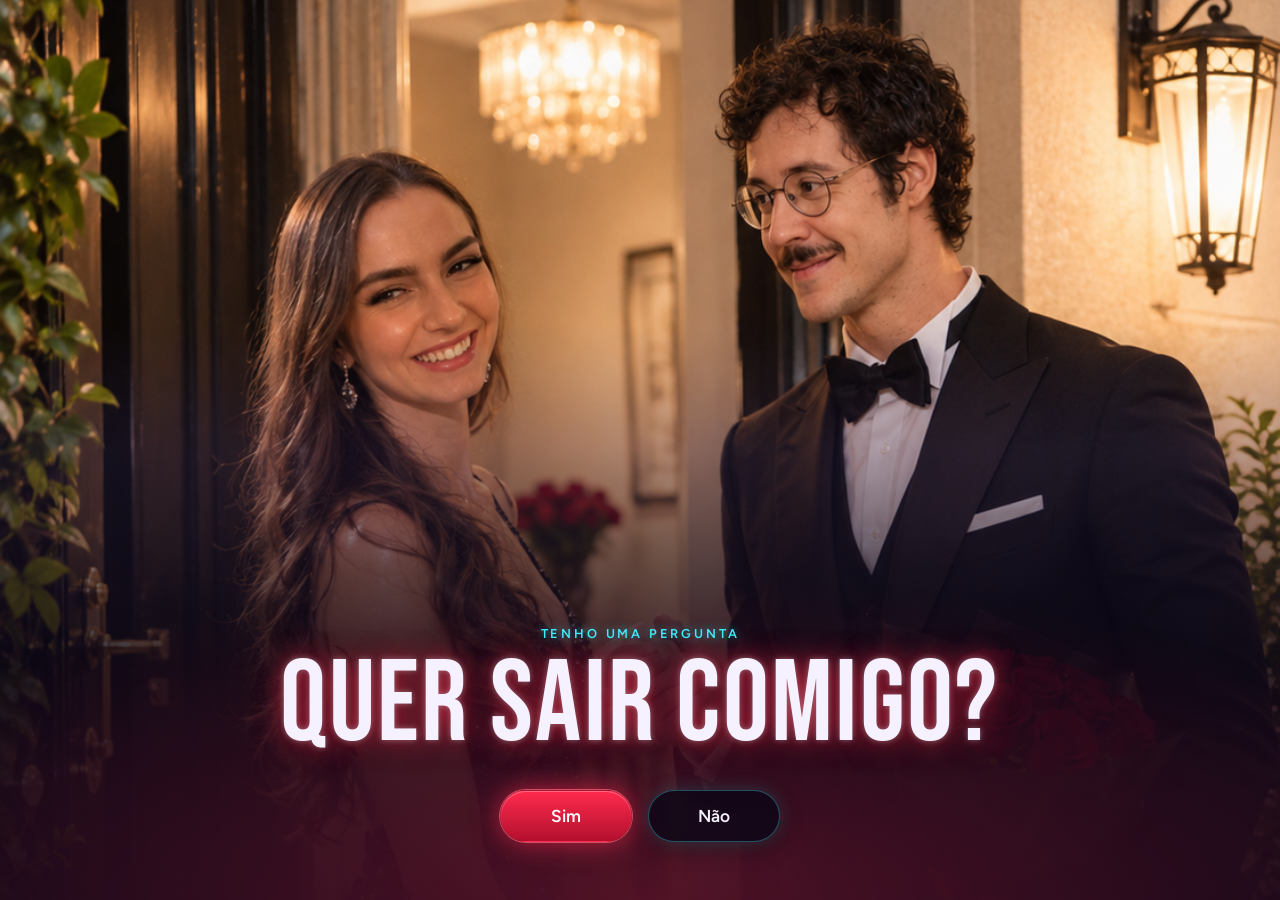
<file: index.html>
<!doctype html>
<html lang="pt-BR">
<head>
  <meta charset="utf-8">
  <meta name="viewport" content="width=device-width, initial-scale=1, viewport-fit=cover">
  <title>Quer sair comigo?</title>
  <meta name="description" content="Tenho uma pergunta importante para você.">
  <meta property="og:title" content="Quer sair comigo?">
  <meta property="og:description" content="Tenho uma pergunta importante para você.">
  <meta name="theme-color" content="#0b0716">
  <link rel="icon" href="data:image/svg+xml,%3Csvg xmlns='http://www.w3.org/2000/svg' viewBox='0 0 24 24'%3E%3Cpath fill='%23ff2a4d' d='M12 21s-8-5.1-10-10.2C.7 7 3 3.5 6.6 3.5c2.2 0 4 1.2 5.4 3.2 1.4-2 3.2-3.2 5.4-3.2C21 3.5 23.3 7 22 10.8 20 15.9 12 21 12 21z'/%3E%3C/svg%3E">
  <link rel="preconnect" href="https://fonts.googleapis.com">
  <link rel="preconnect" href="https://fonts.gstatic.com" crossorigin>
  <link href="https://fonts.googleapis.com/css2?family=Bebas+Neue&family=Figtree:wght@400;500;600&display=swap" rel="stylesheet">
  <link rel="stylesheet" href="estilo.css">
</head>
<body class="pagina-convite">
  <img class="fundo" src="fundo.webp" alt="Casal de mãos dadas à porta de casa, ao anoitecer. Ele de smoking, com um buquê de rosas vermelhas, e ela de vestido longo escuro.">
  <div class="veu" aria-hidden="true"></div>

  <main class="convite">
    <p class="sobrescrito">Tenho uma pergunta</p>
    <h1 id="titulo">Quer sair comigo?</h1>
    <div class="botoes">
      <a id="sim" class="botao botao-sim" href="encontro.html">Sim</a>
      <button id="nao" class="botao botao-nao" type="button">Não</button>
    </div>
    <p id="dica" class="dica" aria-live="polite"></p>
  </main>

  <script src="notas.js"></script>
  <script src="convite.js"></script>
</body>
</html>
</file>
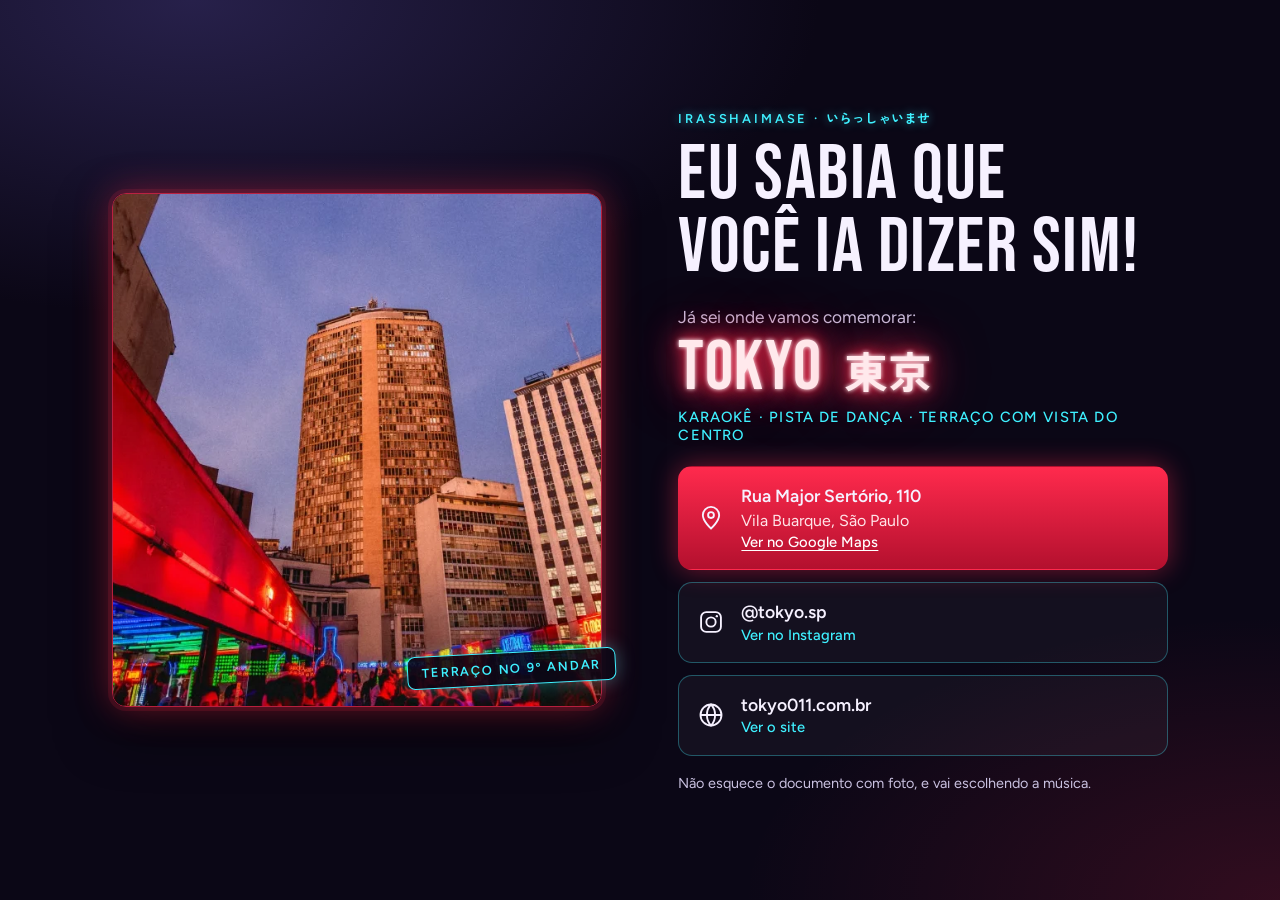
<file: encontro.html>
<!doctype html>
<html lang="pt-BR">
<head>
  <meta charset="utf-8">
  <meta name="viewport" content="width=device-width, initial-scale=1, viewport-fit=cover">
  <title>Nosso encontro</title>
  <meta name="description" content="Nosso encontro é no Tokyo: karaokê, pista e terraço no centro de São Paulo.">
  <meta name="theme-color" content="#0b0716">
  <link rel="icon" href="data:image/svg+xml,%3Csvg xmlns='http://www.w3.org/2000/svg' viewBox='0 0 24 24'%3E%3Cpath fill='%23ff2a4d' d='M12 21s-8-5.1-10-10.2C.7 7 3 3.5 6.6 3.5c2.2 0 4 1.2 5.4 3.2 1.4-2 3.2-3.2 5.4-3.2C21 3.5 23.3 7 22 10.8 20 15.9 12 21 12 21z'/%3E%3C/svg%3E">
  <link rel="preconnect" href="https://fonts.googleapis.com">
  <link rel="preconnect" href="https://fonts.gstatic.com" crossorigin>
  <link href="https://fonts.googleapis.com/css2?family=Bebas+Neue&family=Figtree:wght@400;500;600&display=swap" rel="stylesheet">
  <link href="https://fonts.googleapis.com/css2?family=Zen+Kaku+Gothic+New:wght@700&text=%E6%9D%B1%E4%BA%AC%E3%81%84%E3%82%89%E3%81%A3%E3%81%97%E3%82%83%E3%81%BE%E3%81%9B&display=swap" rel="stylesheet">
  <link rel="stylesheet" href="estilo.css">
</head>
<body class="pagina-encontro">
  <main class="encontro">
    <section class="fotos" aria-label="Foto do Tokyo">
      <img class="foto" src="tokyo.webp" width="590" height="620" alt="Terraço do Tokyo ao anoitecer, com letreiros de neon e o Edifício Itália ao fundo.">
      <p class="selo">Terraço no 9º andar</p>
    </section>

    <section class="detalhes">
      <p class="sobrescrito">Irasshaimase · <span class="jp">いらっしゃいませ</span></p>
      <h1>Eu sabia que você ia dizer sim!</h1>
      <p class="chamada">Já sei onde vamos comemorar:</p>
      <h2 class="letreiro">Tokyo <span class="jp">東京</span></h2>
      <p class="atracoes">Karaokê · Pista de dança · Terraço com vista do centro</p>

      <a class="cartao-link cartao-mapa" href="https://www.google.com/maps/search/?api=1&amp;query=Rua%20Major%20Sert%C3%B3rio%2C%20110%2C%20S%C3%A3o%20Paulo" target="_blank" rel="noopener">
        <svg class="icone" viewBox="0 0 24 24" aria-hidden="true"><path d="M12 21s7-6.1 7-11.5A7 7 0 0 0 5 9.500C5 14.900 12 21 12 21z"/><circle cx="12" cy="9.500" r="2.500"/></svg>
        <span>
          <strong>Rua Major Sertório, 110</strong>
          Vila Buarque, São Paulo
          <em>Ver no Google Maps</em>
        </span>
      </a>

      <a class="cartao-link" href="https://www.instagram.com/tokyo.sp/?hl=pt-br" target="_blank" rel="noopener">
        <svg class="icone" viewBox="0 0 24 24" aria-hidden="true"><rect x="3.500" y="3.500" width="17" height="17" rx="4.500"/><circle cx="12" cy="12" r="4"/><circle class="ponto" cx="17" cy="7" r="1"/></svg>
        <span>
          <strong>@tokyo.sp</strong>
          <em>Ver no Instagram</em>
        </span>
      </a>

      <a class="cartao-link" href="https://tokyo011.com.br/" target="_blank" rel="noopener">
        <svg class="icone" viewBox="0 0 24 24" aria-hidden="true"><circle cx="12" cy="12" r="9"/><path d="M3 12h18M12 3c2.500 2.500 3.500 5.500 3.500 9s-1 6.500-3.500 9c-2.500-2.500-3.500-5.500-3.500-9s1-6.500 3.500-9z"/></svg>
        <span>
          <strong>tokyo011.com.br</strong>
          <em>Ver o site</em>
        </span>
      </a>

      <p class="lembrete">Não esquece o documento com foto, e vai escolhendo a música.</p>
    </section>
  </main>

  <script src="notas.js"></script>
</body>
</html>
</file>
<file: estilo.css>
:root {
  --noite: #0b0716;
  --violeta: #2a2350;
  --creme: #f6f1ff;
  --creme-suave: #c9c1e0;
  --neon: #ff2a4d;
  --neon-escuro: #b3102e;
  --ciano: #3ff0ff;
  --linha: rgba(63, 240, 255, .32);
  --titulo: "Bebas Neue", Impact, sans-serif;
  --japones: "Zen Kaku Gothic New", "Hiragino Sans", "Yu Gothic", sans-serif;
  --texto: "Figtree", system-ui, sans-serif;
}

* { box-sizing: border-box; margin: 0; }

body {
  background: var(--noite);
  color: var(--creme);
  font-family: var(--texto);
  -webkit-font-smoothing: antialiased;
}

h1, h2 {
  font-family: var(--titulo);
  font-weight: 400;
  letter-spacing: .02em;
  line-height: .95;
  text-wrap: balance;
}

.sobrescrito {
  color: var(--ciano);
  font-size: .8rem;
  font-weight: 600;
  letter-spacing: .22em;
  text-transform: uppercase;
  text-shadow: 0 0 10px rgba(63, 240, 255, .6);
}

.jp { font-family: var(--japones); font-weight: 700; letter-spacing: 0; }

/* Página do convite */

.pagina-convite {
  position: fixed;
  inset: 0;
  overflow: hidden;
}

.fundo {
  position: absolute;
  inset: 0;
  width: 100%;
  height: 100%;
  object-fit: cover;
  object-position: 50% 6%;
  animation: aproximar 9s cubic-bezier(.2, .6, .2, 1) both;
}

.veu {
  position: absolute;
  inset: 0;
  background:
    radial-gradient(120% 60% at 50% 100%, rgba(255, 42, 77, .28), transparent 60%),
    linear-gradient(
      to top,
      rgba(11, 7, 22, .97) 0%,
      rgba(11, 7, 22, .84) 26%,
      rgba(42, 35, 80, .3) 50%,
      rgba(11, 7, 22, 0) 64%
    );
}

.convite {
  position: absolute;
  inset: auto 0 0;
  padding: 0 16px max(20px, env(safe-area-inset-bottom));
  text-align: center;
  animation: surgir 1.1s .25s cubic-bezier(.2, .7, .2, 1) both;
}

.convite h1 {
  margin-top: 10px;
  font-size: clamp(3.4rem, 11vmin + 1rem, 7.4rem);
  text-shadow: 0 0 6px rgba(255, 255, 255, .35), 0 0 26px rgba(255, 42, 77, .75), 0 2px 28px rgba(0, 0, 0, .6);
}

.botoes {
  display: flex;
  justify-content: center;
  gap: 16px;
  margin-top: clamp(18px, 3.5vh, 30px);
}

.botao {
  position: relative;
  z-index: 2;
  min-width: 132px;
  padding: 15px 30px;
  border: 1px solid transparent;
  border-radius: 999px;
  font: 600 1.08rem var(--texto);
  text-align: center;
  text-decoration: none;
  cursor: pointer;
  touch-action: manipulation;
  -webkit-tap-highlight-color: transparent;
}

.botao:focus-visible,
.cartao-link:focus-visible {
  outline: 2px solid var(--ciano);
  outline-offset: 3px;
}

.botao-sim {
  color: #fff;
  background: linear-gradient(180deg, var(--neon), var(--neon-escuro));
  box-shadow: 0 0 0 1px rgba(255, 120, 140, .6), 0 0 28px rgba(255, 42, 77, .7), inset 0 1px 0 rgba(255, 255, 255, .3);
  transform: scale(var(--escala, 1));
  transition: transform .4s cubic-bezier(.3, 1.6, .5, 1), filter .2s;
}

.botao-sim:hover { filter: brightness(1.15); }

.botao-nao {
  color: var(--creme);
  background: rgba(11, 7, 22, .82);
  border-color: var(--linha);
  box-shadow: 0 0 18px rgba(63, 240, 255, .18), 0 6px 22px rgba(0, 0, 0, .4);
  transform: translate(var(--x, 0), var(--y, 0));
  transition: transform .45s cubic-bezier(.3, 1.35, .5, 1);
}

.dica {
  min-height: 1.5em;
  margin-top: 14px;
  color: var(--creme-suave);
  font-size: .98rem;
}

.coracao {
  position: fixed;
  z-index: 5;
  pointer-events: none;
  text-shadow: 0 0 12px currentColor;
}

/* Notas musicais */

.nota {
  position: fixed;
  top: -32px;
  z-index: 1;
  font-size: 18px;
  line-height: 1;
  opacity: .75;
  pointer-events: none;
  text-shadow: 0 0 10px currentColor;
  animation: cair linear infinite;
}

/* Página do encontro */

.pagina-encontro {
  background:
    radial-gradient(70% 50% at 15% 0%, rgba(42, 35, 80, .9), transparent 70%),
    radial-gradient(60% 45% at 100% 100%, rgba(255, 42, 77, .16), transparent 70%),
    var(--noite);
}

.encontro {
  display: grid;
  grid-template-columns: minmax(0, 1fr) minmax(0, 1fr);
  align-items: center;
  gap: clamp(40px, 6vw, 88px);
  max-width: 1120px;
  min-height: 100vh;
  min-height: 100svh;
  margin: 0 auto;
  padding: 40px 32px;
}

.fotos {
  position: relative;
  z-index: 2;
  animation: surgir 1s cubic-bezier(.2, .7, .2, 1) both;
}

.foto {
  display: block;
  width: 100%;
  height: auto;
  aspect-ratio: 590 / 620;
  border-radius: 14px;
  object-fit: cover;
  border: 1px solid rgba(255, 42, 77, .7);
  box-shadow: 0 0 0 4px rgba(255, 42, 77, .12), 0 0 36px rgba(255, 42, 77, .45), 0 22px 54px rgba(0, 0, 0, .6);
}

.selo {
  position: absolute;
  right: -14px;
  bottom: 22px;
  padding: 8px 14px;
  border: 1px solid var(--ciano);
  border-radius: 8px;
  background: rgba(11, 7, 22, .88);
  color: var(--ciano);
  font-size: .8rem;
  font-weight: 600;
  letter-spacing: .14em;
  text-transform: uppercase;
  box-shadow: 0 0 18px rgba(63, 240, 255, .35);
  transform: rotate(-3deg);
}

.detalhes {
  position: relative;
  z-index: 2;
  animation: surgir 1s .15s cubic-bezier(.2, .7, .2, 1) both;
}

.detalhes h1 {
  margin-top: 12px;
  font-size: clamp(3rem, 6vw, 4.9rem);
}

.chamada {
  margin-top: 22px;
  color: var(--creme-suave);
  font-size: 1.08rem;
}

.letreiro {
  display: inline-flex;
  align-items: baseline;
  gap: .3em;
  margin: 8px 0 6px;
  color: #ffe9ec;
  font-size: clamp(3rem, 5.6vw, 4.4rem);
  text-shadow: 0 0 4px #fff, 0 0 14px var(--neon), 0 0 34px var(--neon), 0 0 60px rgba(255, 42, 77, .6);
  animation: piscar 6s infinite;
}

.letreiro .jp { font-size: .62em; }

.atracoes {
  margin-bottom: 22px;
  color: var(--ciano);
  font-size: .92rem;
  font-weight: 500;
  letter-spacing: .08em;
  text-transform: uppercase;
}

.cartao-link {
  display: flex;
  align-items: center;
  gap: 16px;
  margin-top: 12px;
  padding: 16px 18px;
  border: 1px solid var(--linha);
  border-radius: 14px;
  background: rgba(246, 241, 255, .04);
  color: var(--creme-suave);
  line-height: 1.45;
  text-decoration: none;
  transition: background .2s, border-color .2s, box-shadow .2s, transform .2s;
}

.cartao-link:hover {
  background: rgba(63, 240, 255, .07);
  border-color: var(--ciano);
  box-shadow: 0 0 22px rgba(63, 240, 255, .25);
  transform: translateY(-2px);
}

.cartao-link span { min-width: 0; overflow-wrap: anywhere; }
.cartao-link strong { display: block; color: var(--creme); font-size: 1.1rem; font-weight: 600; }
.cartao-link em { display: block; color: var(--ciano); font-size: .92rem; font-style: normal; font-weight: 500; }

.cartao-mapa {
  border-color: transparent;
  background: linear-gradient(180deg, var(--neon), var(--neon-escuro));
  box-shadow: 0 0 26px rgba(255, 42, 77, .45);
  color: #ffe4e8;
}

.cartao-mapa:hover {
  background: linear-gradient(180deg, #ff4562, #c8122f);
  border-color: transparent;
  box-shadow: 0 0 34px rgba(255, 42, 77, .65);
}

.cartao-mapa em { color: #fff; text-decoration: underline; text-underline-offset: 3px; }

.icone {
  flex: none;
  width: 28px;
  height: 28px;
  fill: none;
  stroke: currentColor;
  stroke-width: 1.6;
  color: var(--creme);
}

.icone .ponto { fill: currentColor; stroke: none; }

.lembrete {
  margin-top: 18px;
  color: var(--creme-suave);
  font-size: .9rem;
}

@media (max-width: 760px) {
  .encontro {
    grid-template-columns: minmax(0, 1fr);
    gap: 28px;
    padding: 24px 16px 32px;
  }

  .detalhes { order: -1; }
  .selo { right: 10px; }
}

@keyframes aproximar {
  from { transform: scale(1.07); }
  to { transform: scale(1); }
}

@keyframes surgir {
  from { opacity: 0; transform: translateY(22px); }
  to { opacity: 1; transform: none; }
}

@keyframes cair {
  to { transform: translate3d(var(--deriva), 110vh, 0) rotate(var(--giro)); }
}

@keyframes piscar {
  0%, 91%, 95%, 100% { opacity: 1; }
  92%, 94% { opacity: .55; }
}

@media (prefers-reduced-motion: reduce) {
  .fundo, .convite, .fotos, .detalhes, .letreiro { animation: none; }
  .botao-sim, .botao-nao, .cartao-link { transition: none; }
}
</file>
